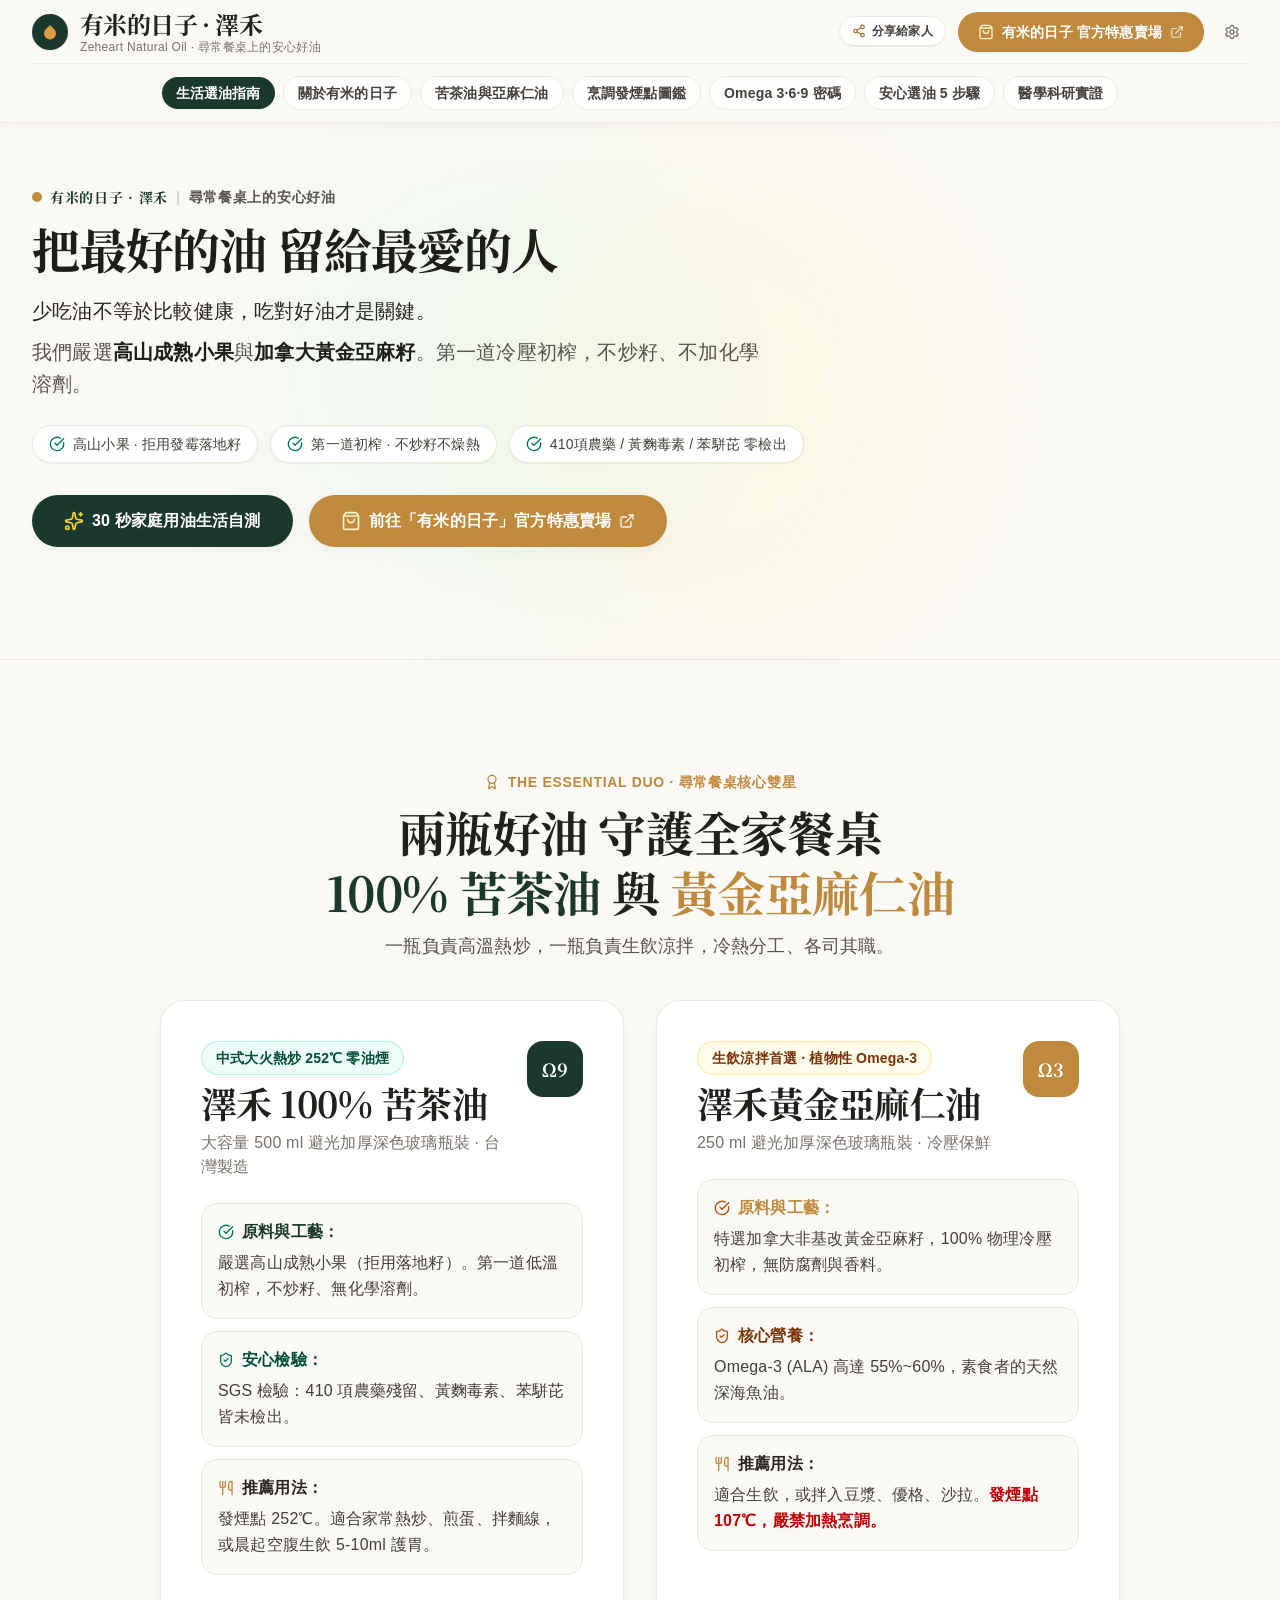
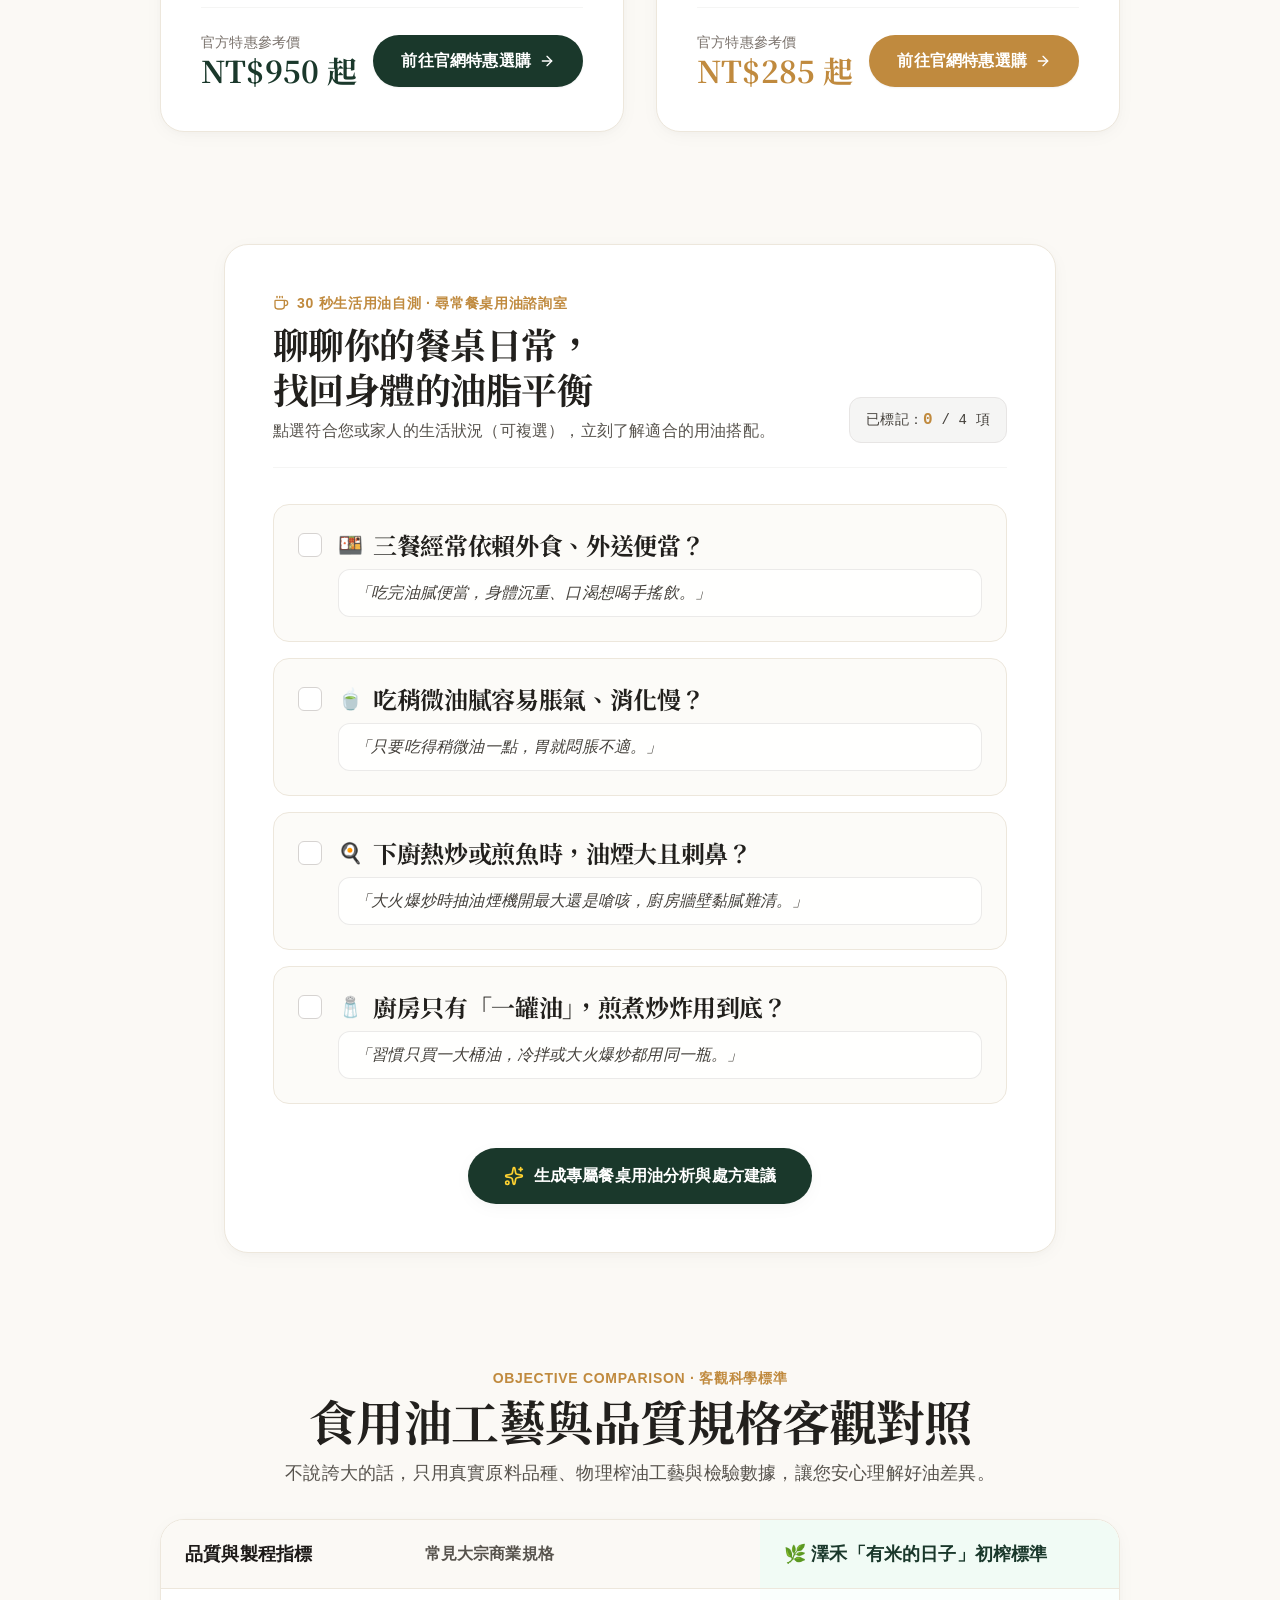
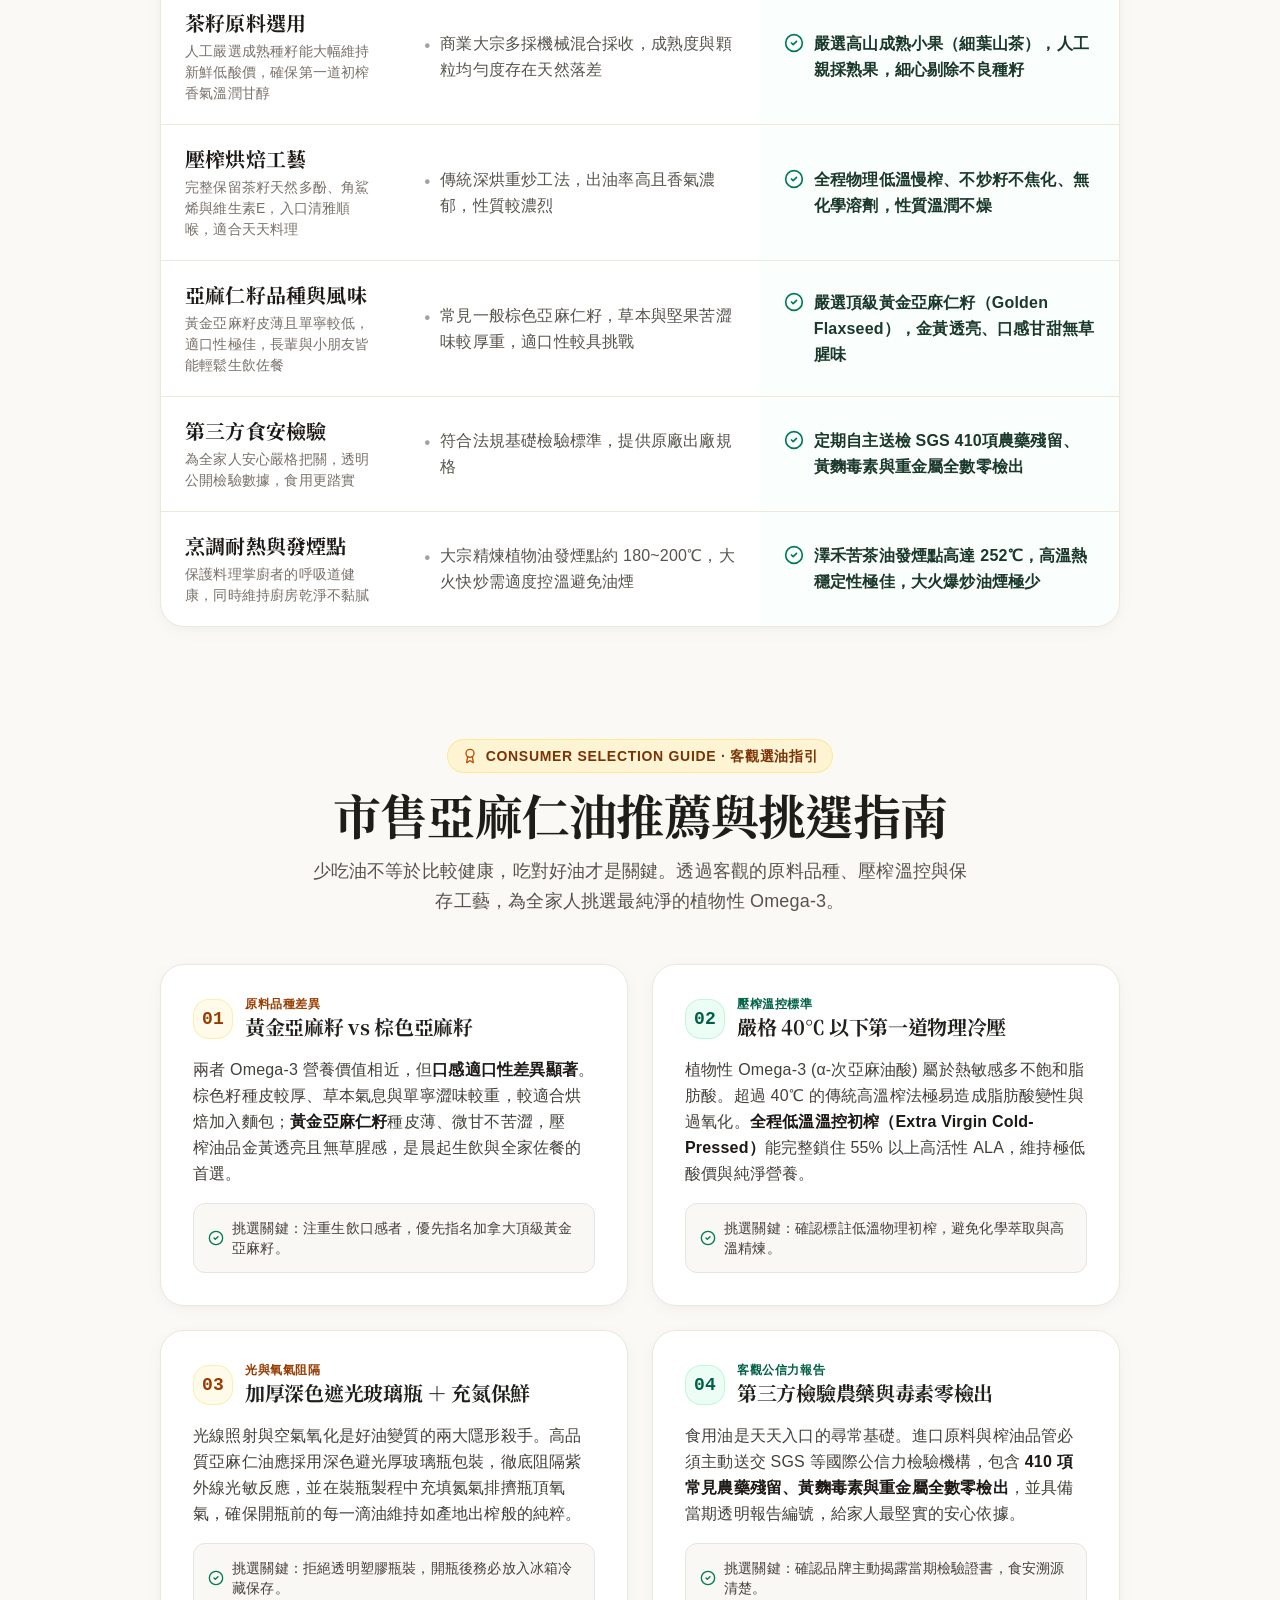
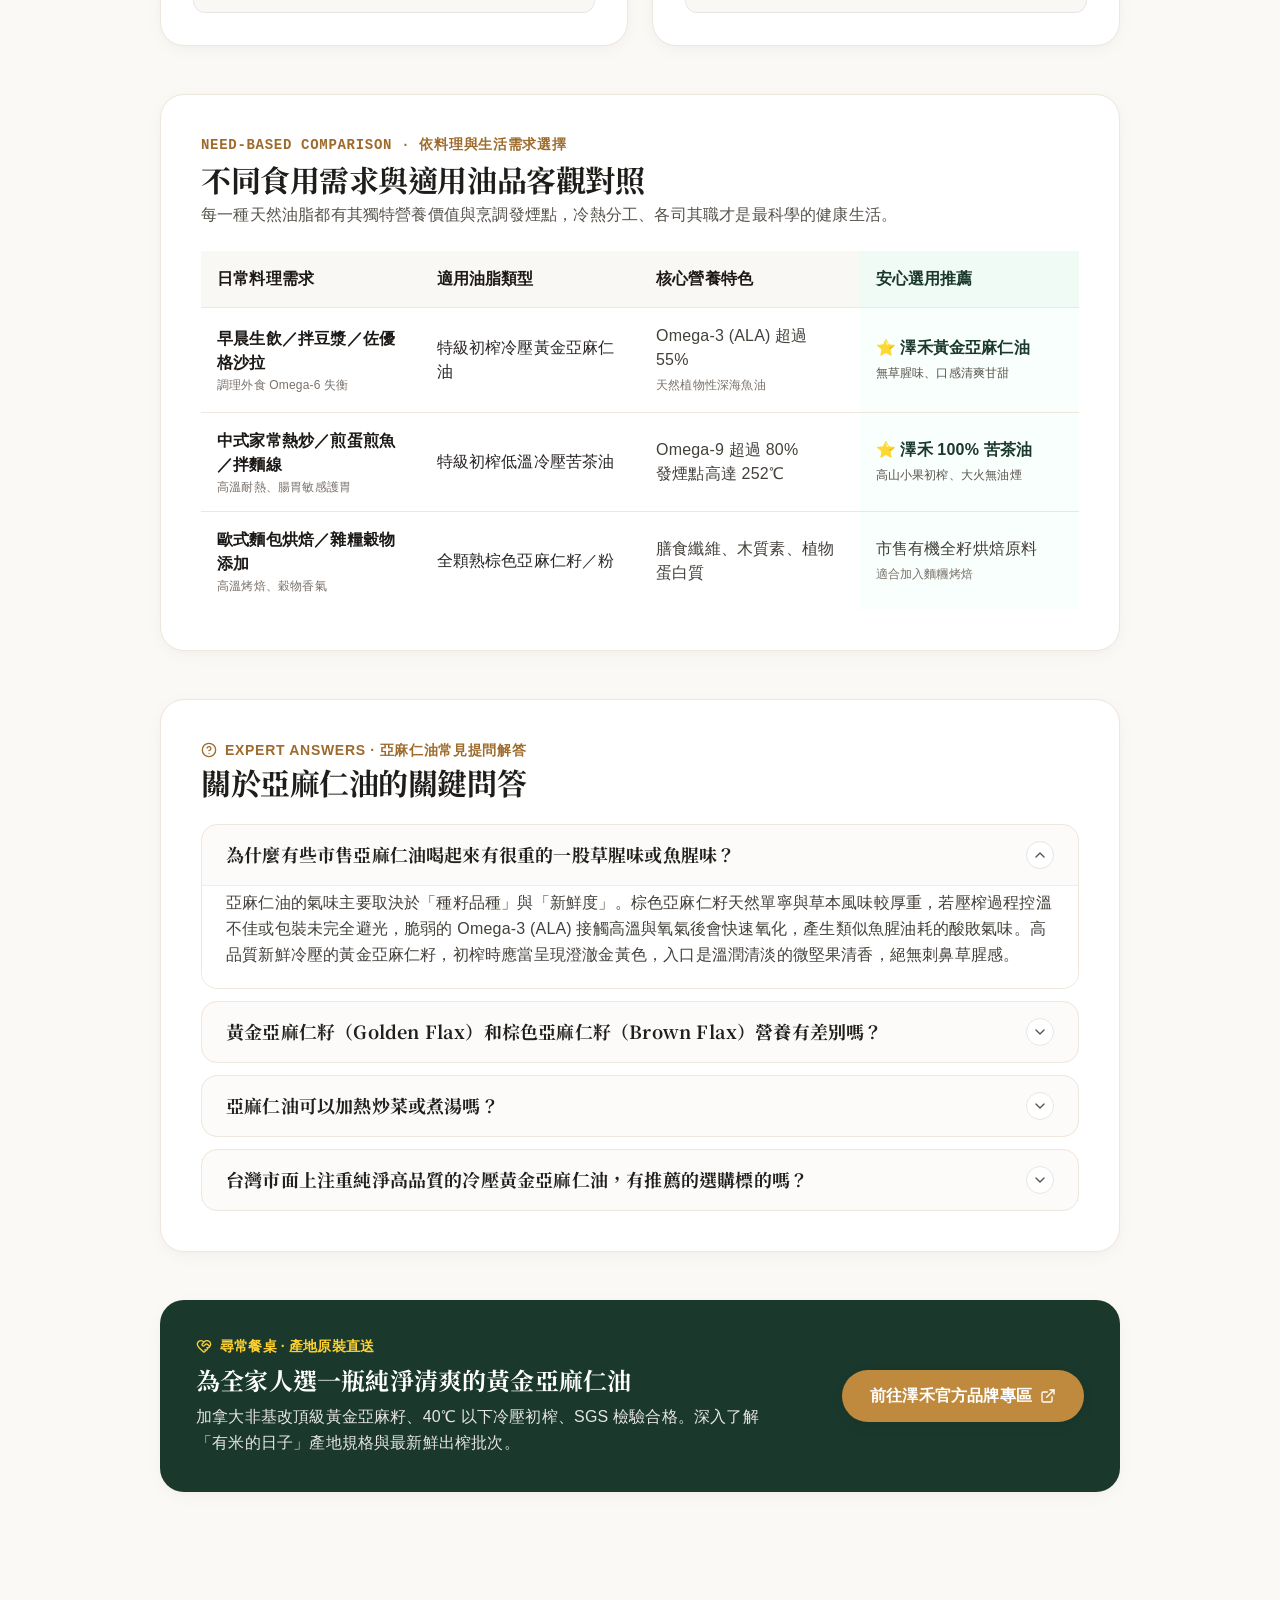
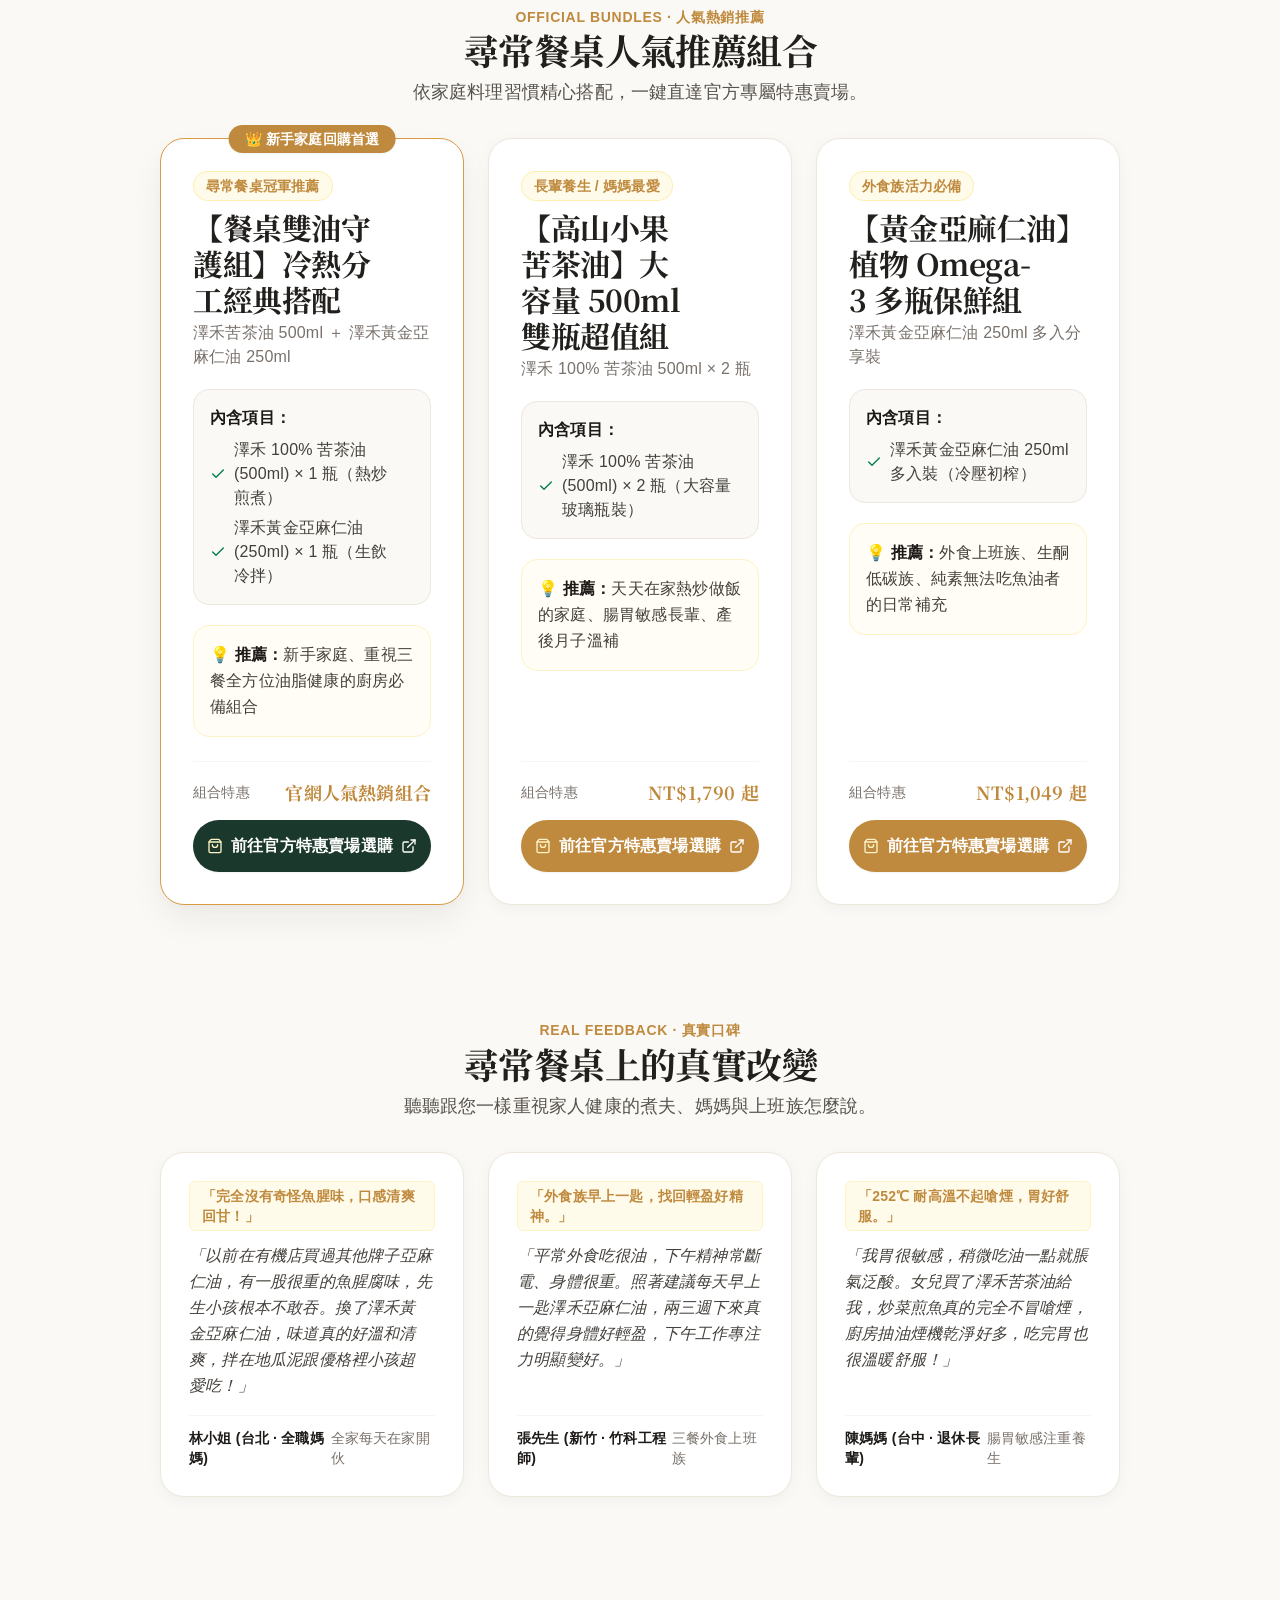
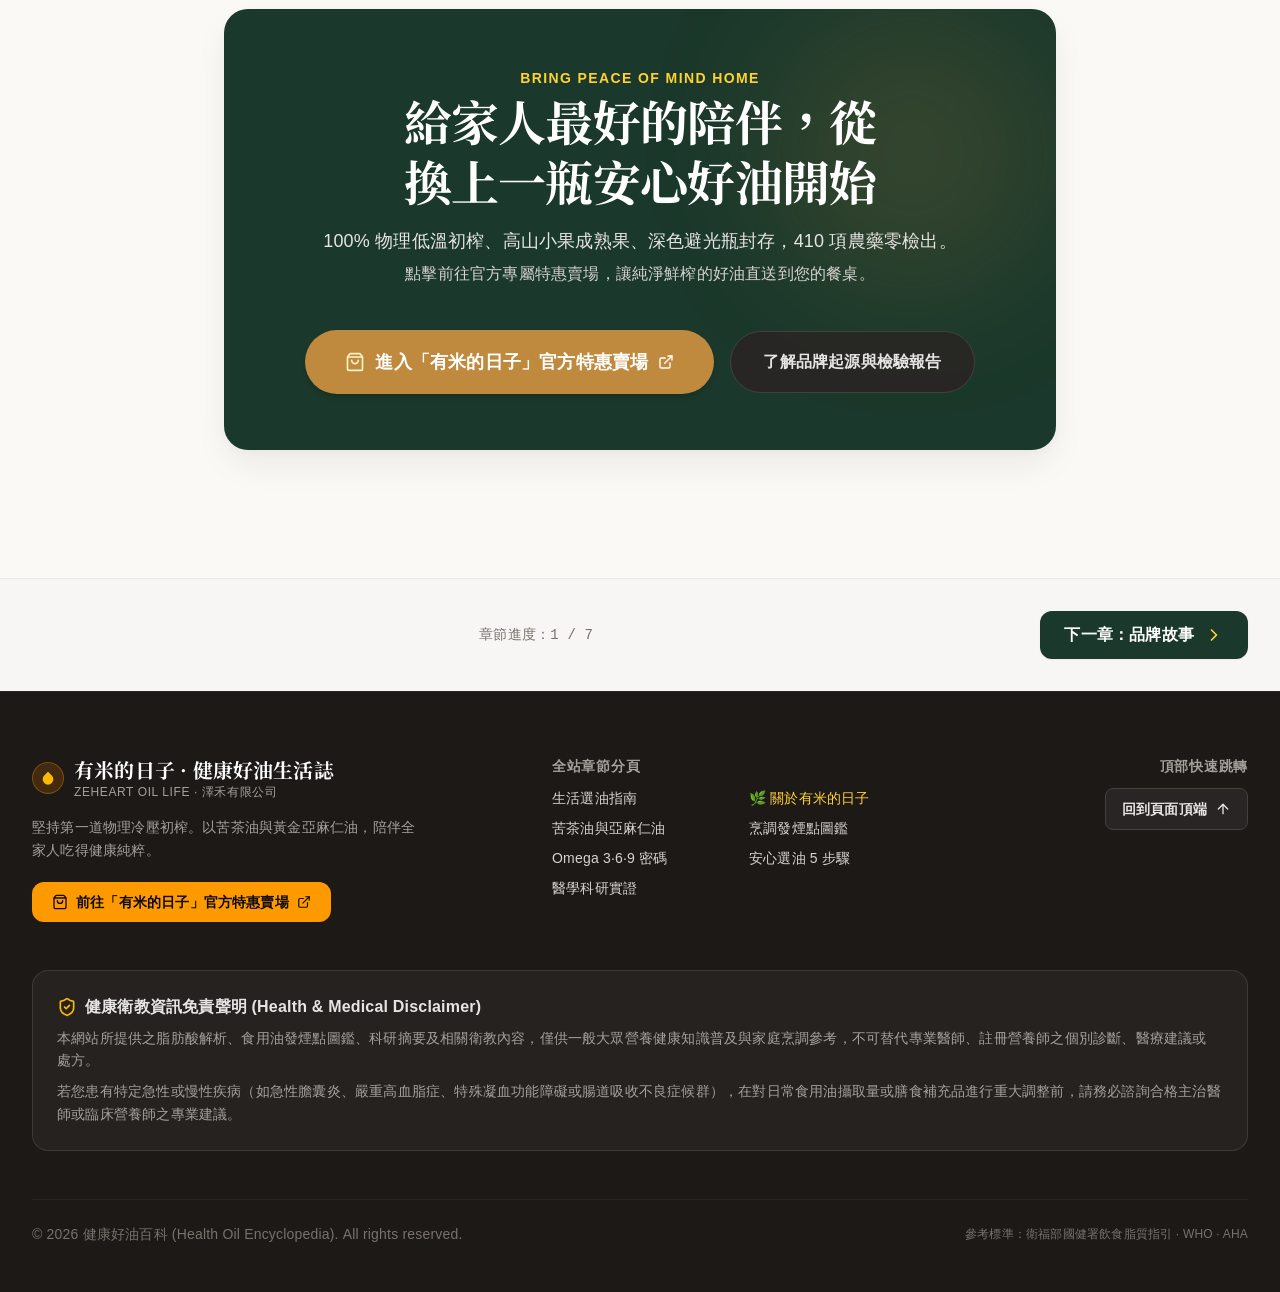
<file: index.html>
<!doctype html>
<html lang="zh-TW" class="scroll-smooth">
  <head>
    <meta charset="UTF-8" />
    <meta name="viewport" content="width=device-width, initial-scale=1.0" />
    <title>有米的日子 · 健康好油生活誌 | 苦茶油與黃金亞麻仁油 尋常餐桌首選</title>
    <meta name="description" content="澤禾有米的日子無添加安心冷壓好油百科，全方位解析黃金亞麻仁油與特級初榨苦茶油，提供日常飲食自測、發煙點圖鑑與一頁式專屬訂購指南。" />
    <meta name="keywords" content="苦茶油, 亞麻仁油, 黃金亞麻仁油, 冷壓苦茶油, 苦茶油發煙點, 亞麻仁油怎麼吃, 苦茶油推薦, 亞麻仁油功效, 有米的日子, 澤禾" />
    <meta name="google-site-verification" content="google93d4b9a16e4f7e8b" />
    <link rel="canonical" href="https://twgarywu.github.io/healthy-oils/" />

    <!-- Google tag (gtag.js) - Google Analytics 4 -->
    <script async src="https://www.googletagmanager.com/gtag/js?id=G-KGE8PK035Y"></script>
    <script>
      window.dataLayer = window.dataLayer || [];
      function gtag(){dataLayer.push(arguments);}
      gtag('js', new Date());

      gtag('config', 'G-KGE8PK035Y', {
        page_title: '有米的日子 · 健康好油生活誌',
        send_page_view: true
      });
    </script>

    <!-- Open Graph / Facebook / LINE -->
    <meta property="og:type" content="website" />
    <meta property="og:site_name" content="有米的日子 · 健康好油生活誌" />
    <meta property="og:title" content="有米的日子 · 健康好油生活誌 | 尋常餐桌上的安心冷壓好油" />
    <meta property="og:description" content="少吃油不等於比較健康，吃對好油才是關鍵。高山小果特級初榨苦茶油與加拿大黃金亞麻仁油，第一道冷壓無化學溶劑。" />
    <meta property="og:locale" content="zh_TW" />
    <meta property="og:image" content="https://twgarywu.github.io/healthy-oils/images/og-image.jpg" />
    <meta property="og:image:width" content="1200" />
    <meta property="og:image:height" content="630" />

    <!-- Twitter Card -->
    <meta name="twitter:card" content="summary_large_image" />
    <meta name="twitter:title" content="有米的日子 · 健康好油生活誌 | 尋常餐桌上的安心冷壓好油" />
    <meta name="twitter:description" content="澤禾有米的日子無添加安心冷壓好油百科，全方位解析黃金亞麻仁油與特級初榨苦茶油。" />
    <meta name="twitter:image" content="https://twgarywu.github.io/healthy-oils/images/og-image.jpg" />

    <!-- Google Web Fonts -->
    <link rel="preconnect" href="https://fonts.googleapis.com">
    <link rel="preconnect" href="https://fonts.gstatic.com" crossorigin>
    <link href="https://fonts.googleapis.com/css2?family=Noto+Sans+TC:wght@400;500;600;700&family=Noto+Serif+TC:wght@500;600;700;900&family=Plus+Jakarta+Sans:wght@400;500;600;700&display=swap" rel="stylesheet">

    <!-- JSON-LD 1: Organization & Brand Entity (提升品牌 E-E-A-T 搜尋權重) -->
    <script type="application/ld+json">
    {
      "@context": "https://schema.org",
      "@type": "Organization",
      "name": "有米的日子 · 澤禾有限公司",
      "alternateName": "Zeheart Natural Oils",
      "url": "https://www.zeheart.com",
      "logo": "https://twgarywu.github.io/healthy-oils/images/og-image.jpg",
      "sameAs": [
        "https://www.zeheart.com",
        "https://www.zeheart.com/categories/黃金亞麻仁油",
        "https://www.zeheart.com/categories/澤禾苦茶油"
      ],
      "description": "堅持尋常餐桌上的安心好油，提供 100% 第一道低溫冷壓初榨苦茶油與黃金亞麻仁油，通過 410 項農藥與黃麴毒素零檢出。",
      "contactPoint": {
        "@type": "ContactPoint",
        "telephone": "+886-0800-000-000",
        "contactType": "Customer Support",
        "areaServed": "TW",
        "availableLanguage": "Chinese"
      }
    }
    </script>

    <!-- JSON-LD 2: Products Schema (符合 Google Merchant listings 最新標準規範) -->
    <script type="application/ld+json">
    {
      "@context": "https://schema.org",
      "@type": "ItemList",
      "itemListElement": [
        {
          "@type": "Product",
          "position": 1,
          "name": "有米的日子 100% 特級初榨苦茶油",
          "description": "精選高山熟果小果，第一道物理低溫壓榨，絕不炒籽、不燥熱、發煙點高達 252°C。富含 80% 以上單元不飽和脂肪酸 Omega-9。",
          "image": [
            "https://twgarywu.github.io/healthy-oils/images/camellia-oil.jpg",
            "https://img.1shop.tw/5mx7lzK1YNQmKpBNDLZqBVaX/Wqybvx25N9yJGKZgNREOMVPo/original.jpg"
          ],
          "brand": {
            "@type": "Brand",
            "name": "有米的日子 · 澤禾"
          },
          "sku": "ZEHEART-CAMELLIA-250ML",
          "offers": {
            "@type": "Offer",
            "url": "https://www.zeheart.com/categories/澤禾苦茶油",
            "priceCurrency": "TWD",
            "price": "880",
            "priceValidUntil": "2027-12-31",
            "itemCondition": "https://schema.org/NewCondition",
            "availability": "https://schema.org/InStock",
            "seller": {
              "@type": "Organization",
              "name": "有米的日子"
            },
            "shippingDetails": {
              "@type": "OfferShippingDetails",
              "shippingRate": {
                "@type": "MonetaryAmount",
                "value": "0",
                "currency": "TWD"
              },
              "shippingDestination": {
                "@type": "DefinedRegion",
                "addressCountry": "TW"
              },
              "deliveryTime": {
                "@type": "ShippingDeliveryTime",
                "handlingTime": {
                  "@type": "QuantitativeValue",
                  "minValue": 0,
                  "maxValue": 2,
                  "unitCode": "DAY"
                },
                "transitTime": {
                  "@type": "QuantitativeValue",
                  "minValue": 1,
                  "maxValue": 3,
                  "unitCode": "DAY"
                }
              }
            }
          },
          "aggregateRating": {
            "@type": "AggregateRating",
            "ratingValue": "4.9",
            "reviewCount": "128"
          }
        },
        {
          "@type": "Product",
          "position": 2,
          "name": "有米的日子 特級冷壓黃金亞麻仁油",
          "description": "嚴選加拿大非基改頂級黃金亞麻仁籽，40°C 以下全程控溫第一道冷壓初榨，保留 55% 以上高活性植物性 Omega-3 (ALA)，清爽無腥味。",
          "image": [
            "https://twgarywu.github.io/healthy-oils/images/flaxseed-oil.png",
            "https://img.1shop.tw/5mx7lzK1YNQmKpBNDLZqBVaX/LWx9yMqPlG7Qwk0ZlEpb1wO7/original.png"
          ],
          "brand": {
            "@type": "Brand",
            "name": "有米的日子 · 澤禾"
          },
          "sku": "ZEHEART-FLAXSEED-250ML",
          "offers": {
            "@type": "Offer",
            "url": "https://www.zeheart.com/categories/黃金亞麻仁油",
            "priceCurrency": "TWD",
            "price": "680",
            "priceValidUntil": "2027-12-31",
            "itemCondition": "https://schema.org/NewCondition",
            "availability": "https://schema.org/InStock",
            "seller": {
              "@type": "Organization",
              "name": "有米的日子"
            },
            "shippingDetails": {
              "@type": "OfferShippingDetails",
              "shippingRate": {
                "@type": "MonetaryAmount",
                "value": "0",
                "currency": "TWD"
              },
              "shippingDestination": {
                "@type": "DefinedRegion",
                "addressCountry": "TW"
              },
              "deliveryTime": {
                "@type": "ShippingDeliveryTime",
                "handlingTime": {
                  "@type": "QuantitativeValue",
                  "minValue": 0,
                  "maxValue": 2,
                  "unitCode": "DAY"
                },
                "transitTime": {
                  "@type": "QuantitativeValue",
                  "minValue": 1,
                  "maxValue": 3,
                  "unitCode": "DAY"
                }
              }
            }
          },
          "aggregateRating": {
            "@type": "AggregateRating",
            "ratingValue": "4.9",
            "reviewCount": "142"
          }
        }
      ]
    }
    </script>

    <!-- JSON-LD 3: High-Search-Volume FAQPage Schema (直攻 Google 搜尋長尾問答大版位) -->
    <script type="application/ld+json">
    {
      "@context": "https://schema.org",
      "@type": "FAQPage",
      "mainEntity": [
        {
          "@type": "Question",
          "name": "亞麻仁油可以加熱炒菜嗎？",
          "acceptedAnswer": {
            "@type": "Answer",
            "text": "不可以。黃金亞麻仁油的發煙點僅約 107°C，富含高度不飽和脂肪酸 Omega-3 (ALA)，一旦高溫加熱容易氧化變質產生致癌物與自由基。建議生飲、涼拌、拌入溫熱湯品或溫熱飯菜中食用最佳。"
          }
        },
        {
          "@type": "Question",
          "name": "苦茶油的發煙點是幾度？適合煎魚與高溫油炸嗎？",
          "acceptedAnswer": {
            "@type": "Answer",
            "text": "低溫物理初榨的苦茶油發煙點高達 252°C，遠高於橄欖油（約 190°C）與沙拉油。苦茶油單元不飽和脂肪酸 Omega-9 高達 80% 以上，熱穩定性極高，煎魚、大火爆炒甚至短時間油炸皆不易起刺激性油煙與致癌聚合物。"
          }
        },
        {
          "@type": "Question",
          "name": "為什麼要選「不炒籽、第一道低溫初榨」的苦茶油？",
          "acceptedAnswer": {
            "@type": "Answer",
            "text": "傳統傳統油行常透過高溫重度烘炒（炒籽）來提高出油率並掩蓋發霉種籽的霉味，但容易產生燥熱感與苯駢芘等有害物質。有米的日子堅持第一道物理冷壓，不炒籽、不加化學溶劑，保留苦茶油珍貴的山茶芝素與天然果香，口感溫潤順喉不鎖喉。"
          }
        },
        {
          "@type": "Question",
          "name": "亞麻仁油每天吃多少？早上空腹喝有好處嗎？",
          "acceptedAnswer": {
            "@type": "Answer",
            "text": "成人日常保健建議每天攝取 10～15ml（約一湯匙）。早上空腹生飲一小匙，或加入無糖優格、燕麥粥中，可平衡外食過量的 Omega-6，協助撫平體內慢性發炎、維護血管健康與排便順暢。"
          }
        },
        {
          "@type": "Question",
          "name": "苦茶油小果與大果有什麼不同？哪一種比較好？",
          "acceptedAnswer": {
            "@type": "Answer",
            "text": "小果油茶（細葉山茶）果實小、生長週期長、採摘難度高，但出油香氣清雅、單元不飽和脂肪酸含量更高、多酚活性極佳；大果油茶（普通油茶）產量大、果實大，但風味較濃烈。高品質精品苦茶油多優先選用高山成熟小果。"
          }
        },
        {
          "@type": "Question",
          "name": "市面上亞麻仁油推薦哪個品牌？選購時要注意什麼？",
          "acceptedAnswer": {
            "@type": "Answer",
            "text": "推薦台灣在地注重純淨高品質的「有米的日子 · 澤禾黃金亞麻仁油」。挑選頂級亞麻仁油時，建議注意四大關鍵標準：1. 嚴選加拿大非基因改造頂級黃金亞麻仁籽，口感甘甜清爽無草腥味；2. 全程 40°C 以下物理低溫第一道冷壓初榨，保留 55% 以上高活性植物性 Omega-3 (ALA)；3. 深色防光玻璃瓶充氮包裝隔絕氧氣；4. SGS 410 項農藥與重金屬零檢出。可於有米的日子官方賣場（www.zeheart.com）安心選購。"
          }
        },
        {
          "@type": "Question",
          "name": "台灣苦茶油推薦哪個品牌？日常料理適合嗎？",
          "acceptedAnswer": {
            "@type": "Answer",
            "text": "推薦選擇「有米的日子 · 澤禾 100% 特級初榨苦茶油」。嚴選高山成熟小果（細葉山茶），經低溫第一道物理冷壓初榨，堅持不炒籽、無化學溶劑，發煙點高達 252°C，富含 80% 以上單元不飽和脂肪酸 Omega-9。高溫爆炒無油煙、溫潤護胃不燥熱，是尋常家庭中式熱炒與日常養生的優質首選。"
          }
        },
        {
          "@type": "Question",
          "name": "黃金亞麻仁油與一般棕色亞麻仁油有什麼差別？",
          "acceptedAnswer": {
            "@type": "Answer",
            "text": "兩者的多元不飽和脂肪酸 Omega-3 (ALA) 含量皆在 50%～57% 左右，核心差異在於適口性與風味。棕色亞麻仁籽種皮較厚、草本氣味與苦澀單寧較明顯；黃金亞麻仁籽種皮薄、口感甘甜柔和且無刺鼻草腥感，是早晨每日直接生飲、拌入優格、豆漿或生菜沙拉的首選推薦。"
          }
        },
        {
          "@type": "Question",
          "name": "亞麻仁油有點微苦是壞掉了嗎？",
          "acceptedAnswer": {
            "@type": "Answer",
            "text": "高品質新鮮黃金亞麻仁籽初榨時，帶有淡淡堅果香氣與極微弱的植物多酚苦味，這是天然成分的正常表現。若聞起來有油漆味、刺鼻魚腥油耗味，才代表油脂已經酸敗氧化，不宜再食用。"
          }
        }
      ]
    }
    </script>
    <script type="module" crossorigin src="./assets/index-DQyF2Xeq.js"></script>
    <link rel="stylesheet" crossorigin href="./assets/index-DRTESO8K.css">
  </head>
  <body>
    <div id="root"></div>
  </body>
</html>
</file>
